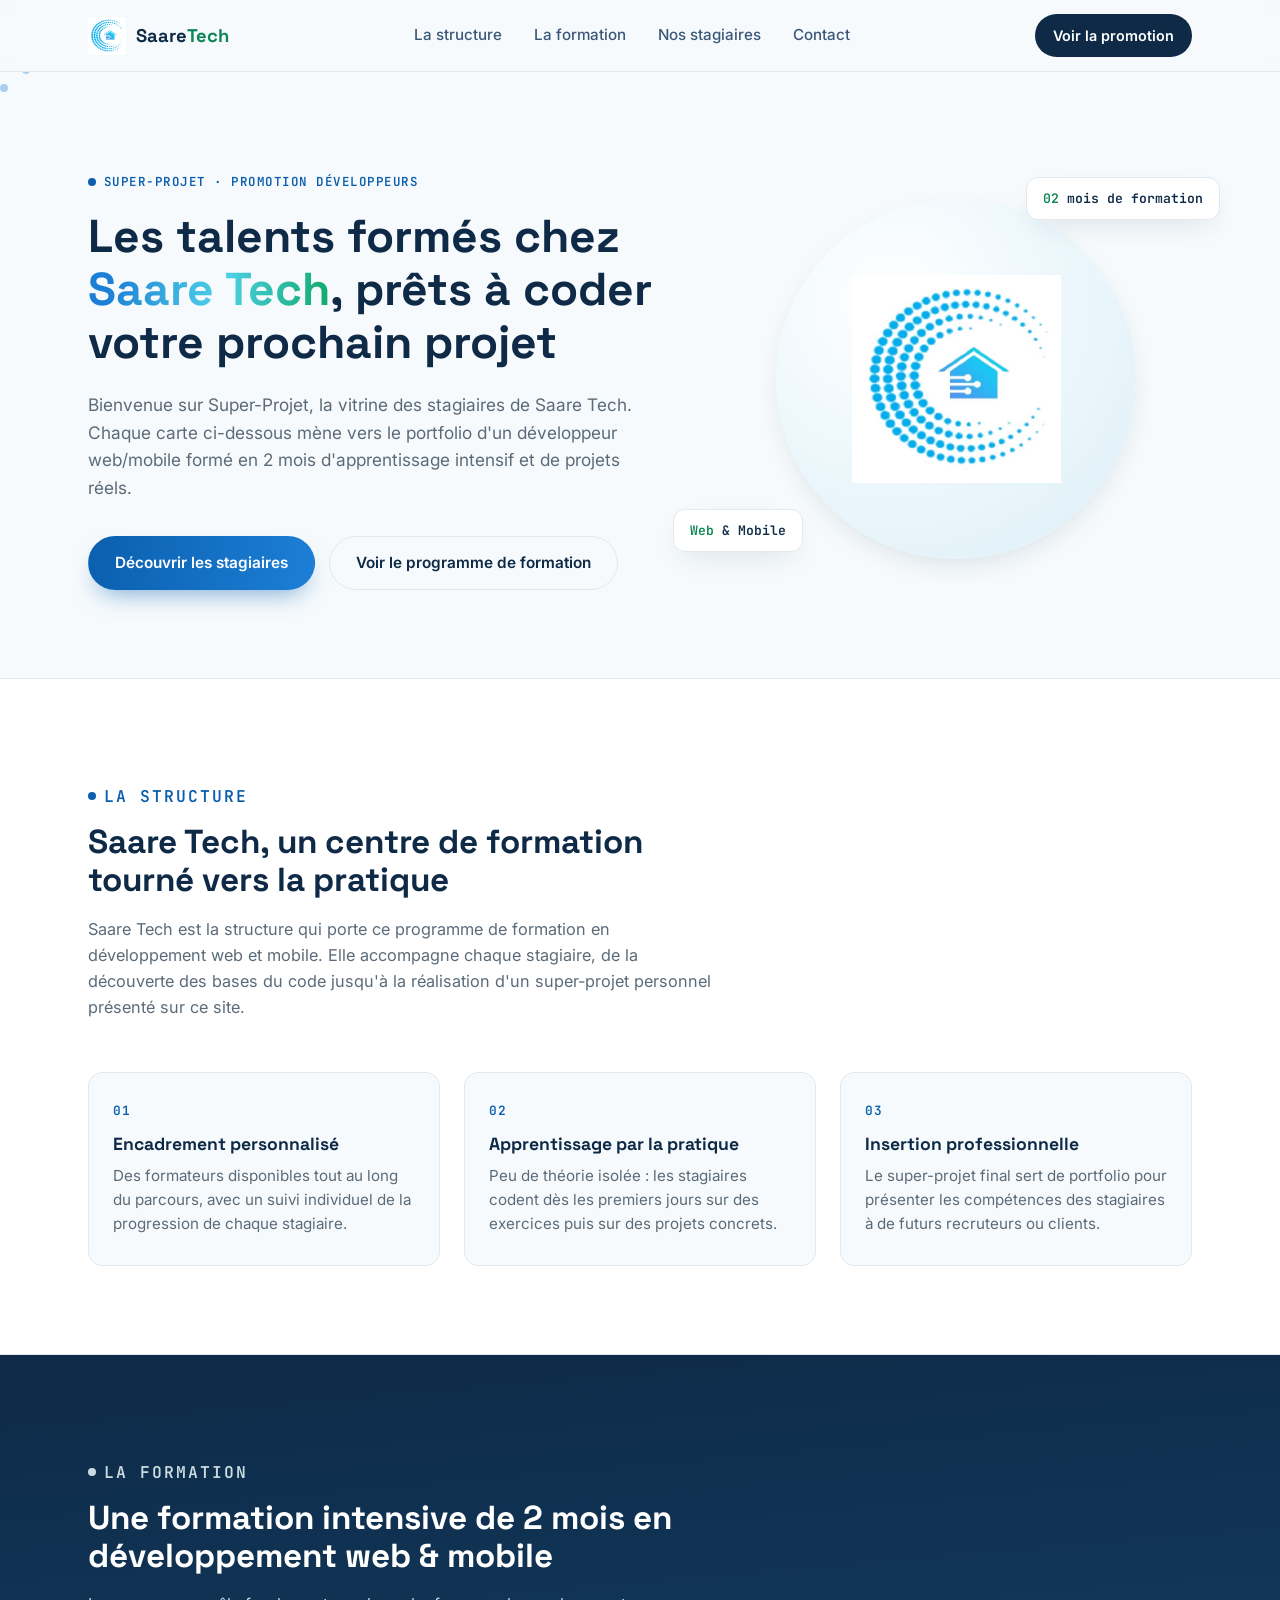
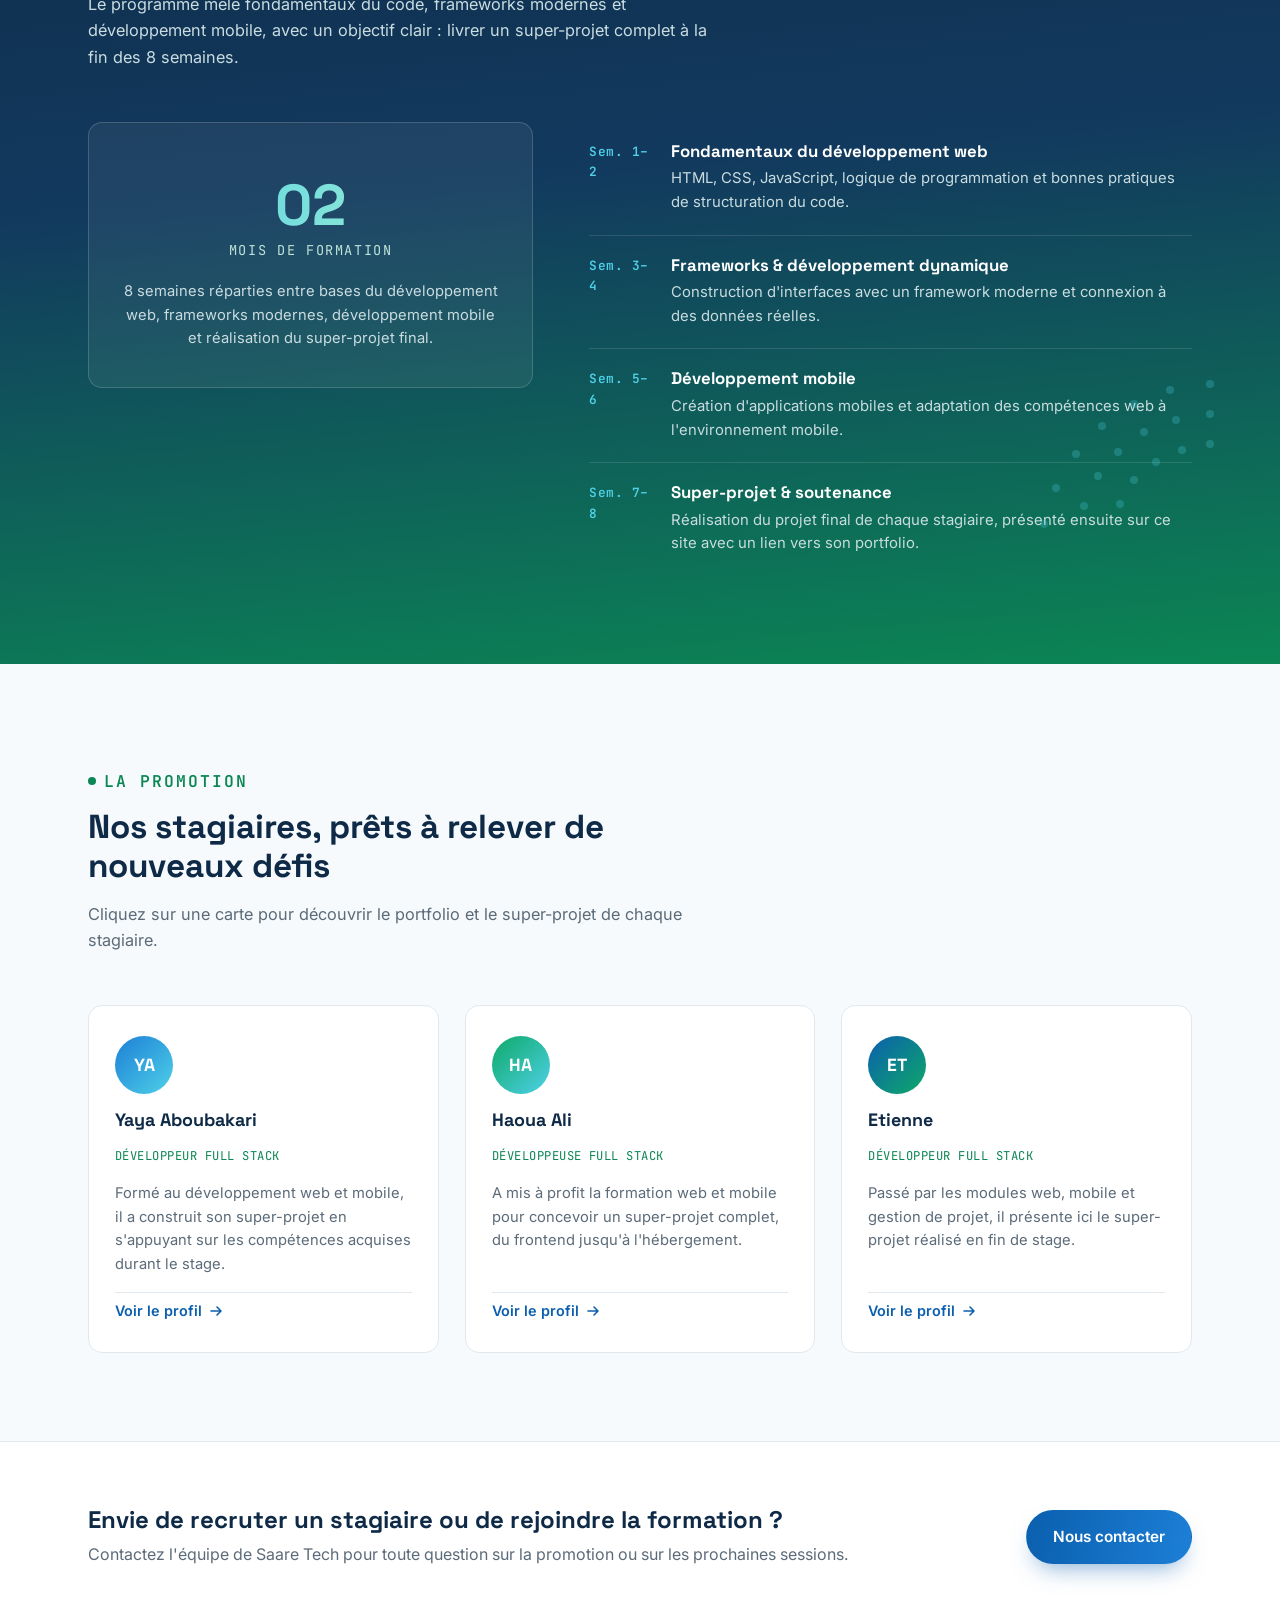
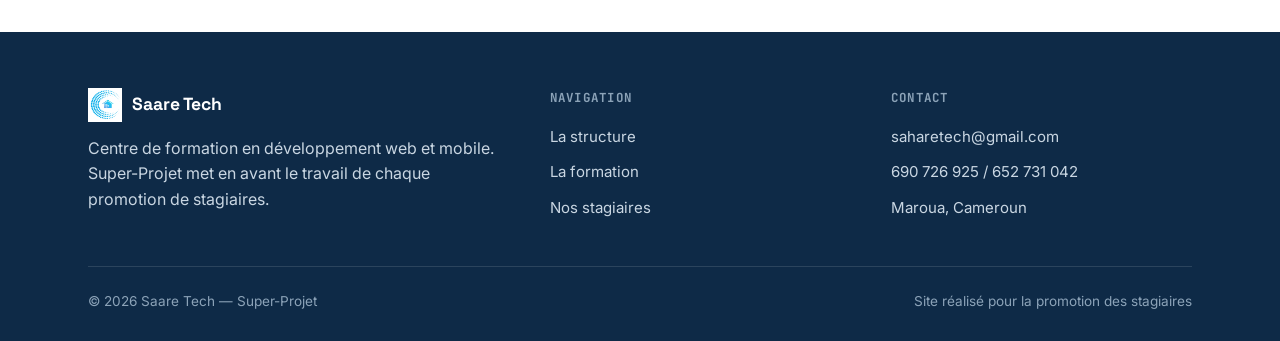
<file: index.html>
<!DOCTYPE html>
<html lang="fr">

  <head>
    <meta charset="UTF-8">
    <meta name="viewport" content="width=device-width, initial-scale=1.0">
    <title>Super-Projet — Promotion Développeurs | Saare Tech</title>
    <meta name="description"
      content="Découvrez les stagiaires de la formation en développement web et mobile de Saare Tech et accédez à leurs portfolios.">
    <link rel="stylesheet" href="/css/index.css">
    <link rel="preconnect" href="https://fonts.googleapis.com">
    <link rel="preconnect" href="https://fonts.gstatic.com" crossorigin>
    <link
      href="https://fonts.googleapis.com/css2?family=Space+Grotesk:wght@500;600;700&family=Inter:wght@400;500;600&family=JetBrains+Mono:wght@500;600&display=swap"
      rel="stylesheet">

  </head>

  <body>

    <header>
      <nav class="nav">
        <a href="#top" class="brand">
          <img src="/assets/logo.jpg" alt="Logo Saare Tech">
          <span>Saare<em>Tech</em></span>
        </a>
        <ul class="nav-links" id="navLinks">
          <li><a href="#structure">La structure</a></li>
          <li><a href="#formation">La formation</a></li>
          <li><a href="#stagiaires">Nos stagiaires</a></li>
          <li><a href="#contact">Contact</a></li>
        </ul>
        <a href="#stagiaires" class="nav-cta">Voir la promotion</a>
        <button class="nav-toggle" id="navToggle" aria-label="Ouvrir le menu" aria-expanded="false">
          <svg width="20" height="20" viewBox="0 0 20 20" fill="none">
            <path d="M3 5H17M3 10H17M3 15H17" stroke="#0E2A47" stroke-width="1.6" stroke-linecap="round" />
          </svg>
        </button>
      </nav>
    </header>

    <main id="top">

      <!-- ================= HERO ================= -->
      <section class="hero">
        <svg class="dot-arc" width="480" height="480" viewBox="0 0 480 480"
          style="top:-140px; left:-160px; opacity:0.35;">
          <g fill="#1C7FD6">
            <!-- generated dotted arc echoing the brand mark -->
            <circle cx="240" cy="60" r="4" />
            <circle cx="200" cy="66" r="4" />
            <circle cx="162" cy="80" r="4" />
            <circle cx="128" cy="102" r="4" />
            <circle cx="98" cy="130" r="4" />
            <circle cx="74" cy="164" r="4" />
            <circle cx="58" cy="200" r="4" />
            <circle cx="50" cy="240" r="4" />
            <circle cx="240" cy="90" r="4" />
            <circle cx="205" cy="96" r="4" />
            <circle cx="172" cy="108" r="4" />
            <circle cx="144" cy="128" r="4" />
            <circle cx="120" cy="152" r="4" />
            <circle cx="102" cy="182" r="4" />
            <circle cx="90" cy="214" r="4" />
            <circle cx="84" cy="248" r="4" />
            <circle cx="240" cy="120" r="4" />
            <circle cx="212" cy="126" r="4" />
            <circle cx="186" cy="138" r="4" />
            <circle cx="164" cy="156" r="4" />
            <circle cx="146" cy="178" r="4" />
            <circle cx="134" cy="204" r="4" />
            <circle cx="128" cy="232" r="4" />
          </g>
        </svg>
        <div class="wrap">
          <div class="hero-copy">
            <p class="eyebrow">Super-projet · Promotion développeurs</p>
            <h1>Les talents formés chez <span class="accent">Saare Tech</span>, prêts à coder votre prochain
              projet</h1>
            <p class="lead">Bienvenue sur Super-Projet, la vitrine des stagiaires de Saare Tech. Chaque
              carte ci-dessous mène vers le portfolio d'un développeur web/mobile formé en 2 mois
              d'apprentissage intensif et de projets réels.</p>
            <div class="hero-actions">
              <a href="#stagiaires" class="btn btn-primary">Découvrir les stagiaires</a>
              <a href="#formation" class="btn btn-ghost">Voir le programme de formation</a>
            </div>
          </div>
          <div class="hero-visual">
            <div class="ring-plate">
              <img src="/assets/logo.jpg" alt="Illustration Saare Tech">
            </div>
            <div class="stat-chip c1"><span>02</span> mois de formation</div>
            <div class="stat-chip c2"><span>Web</span> &amp; Mobile</div>
          </div>
        </div>
      </section>

      <!-- ================= STRUCTURE ================= -->
      <section id="structure">
        <div class="wrap">
          <div class="section-head">
            <p class="eyebrow">La structure</p>
            <h2>Saare Tech, un centre de formation tourné vers la pratique</h2>
            <p>Saare Tech est la structure qui porte ce programme de formation en développement web et
              mobile. Elle accompagne chaque stagiaire, de la découverte des bases du code jusqu'à la
              réalisation d'un super-projet personnel présenté sur ce site.</p>
          </div>
          <div class="structure-grid">
            <div class="value-card">
              <p class="num">01</p>
              <h3>Encadrement personnalisé</h3>
              <p>Des formateurs disponibles tout au long du parcours, avec un suivi individuel de la
                progression de chaque stagiaire.</p>
            </div>
            <div class="value-card">
              <p class="num">02</p>
              <h3>Apprentissage par la pratique</h3>
              <p>Peu de théorie isolée : les stagiaires codent dès les premiers jours sur des exercices
                puis sur des projets concrets.</p>
            </div>
            <div class="value-card">
              <p class="num">03</p>
              <h3>Insertion professionnelle</h3>
              <p>Le super-projet final sert de portfolio pour présenter les compétences des stagiaires à
                de futurs recruteurs ou clients.</p>
            </div>
          </div>
        </div>
      </section>

      <!-- ================= FORMATION ================= -->
      <section id="formation">
        <svg class="dot-arc" width="420" height="420" viewBox="0 0 420 420"
          style="bottom:-120px; right:-140px; opacity:0.25;">
          <g fill="#4FD1E8">
            <circle cx="210" cy="20" r="4" />
            <circle cx="170" cy="26" r="4" />
            <circle cx="134" cy="40" r="4" />
            <circle cx="102" cy="62" r="4" />
            <circle cx="76" cy="90" r="4" />
            <circle cx="56" cy="124" r="4" />
            <circle cx="44" cy="160" r="4" />
            <circle cx="210" cy="50" r="4" />
            <circle cx="176" cy="56" r="4" />
            <circle cx="144" cy="68" r="4" />
            <circle cx="118" cy="88" r="4" />
            <circle cx="98" cy="112" r="4" />
            <circle cx="84" cy="142" r="4" />
            <circle cx="210" cy="80" r="4" />
            <circle cx="182" cy="86" r="4" />
            <circle cx="156" cy="98" r="4" />
            <circle cx="134" cy="116" r="4" />
            <circle cx="120" cy="140" r="4" />
          </g>
        </svg>
        <div class="wrap">
          <div class="section-head">
            <p class="eyebrow">La formation</p>
            <h2>Une formation intensive de 2 mois en développement web &amp; mobile</h2>
            <p>Le programme mêle fondamentaux du code, frameworks modernes et développement mobile, avec un
              objectif clair : livrer un super-projet complet à la fin des 8 semaines.</p>
          </div>
          <div class="formation-layout">
            <div class="duration-badge">
              <p class="num">02</p>
              <p class="unit">Mois de formation</p>
              <p>8 semaines réparties entre bases du développement web, frameworks modernes, développement
                mobile et réalisation du super-projet final.</p>
            </div>
            <div class="timeline">
              <div class="timeline-item">
                <p class="week">Sem. 1–2</p>
                <div>
                  <h3>Fondamentaux du développement web</h3>
                  <p>HTML, CSS, JavaScript, logique de programmation et bonnes pratiques de
                    structuration du code.</p>
                </div>
              </div>
              <div class="timeline-item">
                <p class="week">Sem. 3–4</p>
                <div>
                  <h3>Frameworks &amp; développement dynamique</h3>
                  <p>Construction d'interfaces avec un framework moderne et connexion à des données
                    réelles.</p>
                </div>
              </div>
              <div class="timeline-item">
                <p class="week">Sem. 5–6</p>
                <div>
                  <h3>Développement mobile</h3>
                  <p>Création d'applications mobiles et adaptation des compétences web à
                    l'environnement mobile.</p>
                </div>
              </div>
              <div class="timeline-item">
                <p class="week">Sem. 7–8</p>
                <div>
                  <h3>Super-projet &amp; soutenance</h3>
                  <p>Réalisation du projet final de chaque stagiaire, présenté ensuite sur ce site
                    avec un lien vers son portfolio.</p>
                </div>
              </div>
            </div>
          </div>
        </div>
      </section>

      <!-- ================= STAGIAIRES ================= -->
      <section id="stagiaires">
        <div class="wrap">
          <div class="section-head">
            <p class="eyebrow">La promotion</p>
            <h2>Nos stagiaires, prêts à relever de nouveaux défis</h2>
            <p>Cliquez sur une carte pour découvrir le portfolio et le super-projet de chaque stagiaire.</p>
          </div>
          <div class="cards-grid">

            <a href="/yaya/index.html" class="stagiaire-card">
              <div class="avatar" style="background:linear-gradient(135deg,#1C7FD6,#4FD1E8);">YA</div>
              <h3>Yaya Aboubakari</h3>
              <p class="role">Développeur Full Stack</p>
              <p class="bio">Formé au développement web et mobile, il a construit son super-projet en
                s'appuyant sur les compétences acquises durant le stage.</p>
              <span class="profile-link">Voir le profil
                <svg width="16" height="16" viewBox="0 0 16 16" fill="none">
                  <path d="M3 8H13M13 8L9 4M13 8L9 12" stroke="currentColor" stroke-width="1.6" stroke-linecap="round"
                    stroke-linejoin="round" />
                </svg>
              </span>
            </a>

            <a href="/Haoua/index.html" class="stagiaire-card">
              <div class="avatar" style="background:linear-gradient(135deg,#0EA968,#4FD1E8);">HA</div>
              <h3>Haoua Ali</h3>
              <p class="role">Développeuse Full Stack</p>
              <p class="bio">A mis à profit la formation web et mobile pour concevoir un super-projet
                complet, du frontend jusqu'à l'hébergement.</p>
              <span class="profile-link">Voir le profil
                <svg width="16" height="16" viewBox="0 0 16 16" fill="none">
                  <path d="M3 8H13M13 8L9 4M13 8L9 12" stroke="currentColor" stroke-width="1.6" stroke-linecap="round"
                    stroke-linejoin="round" />
                </svg>
              </span>
            </a>

            <a href="/etn/index.html" class="stagiaire-card">
              <div class="avatar" style="background:linear-gradient(135deg,#0B5FAE,#0EA968);">ET</div>
              <h3>Etienne</h3>
              <p class="role">Développeur Full Stack</p>
              <p class="bio">Passé par les modules web, mobile et gestion de projet, il présente ici le
                super-projet réalisé en fin de stage.</p>
              <span class="profile-link">Voir le profil
                <svg width="16" height="16" viewBox="0 0 16 16" fill="none">
                  <path d="M3 8H13M13 8L9 4M13 8L9 12" stroke="currentColor" stroke-width="1.6" stroke-linecap="round"
                    stroke-linejoin="round" />
                </svg>
              </span>
            </a>

          </div>
        </div>
      </section>

      <!-- ================= CTA BAND ================= -->
      <section class="cta-band" id="contact">
        <div class="wrap">
          <div>
            <h2>Envie de recruter un stagiaire ou de rejoindre la formation ?</h2>
            <p>Contactez l'équipe de Saare Tech pour toute question sur la promotion ou sur les prochaines
              sessions.</p>
          </div>
          <a href="mailto:saharetech@gmail.com" class="btn btn-primary">Nous contacter</a>
        </div>
      </section>

    </main>

    <footer>
      <div class="wrap">
        <div class="footer-grid">
          <div>
            <div class="footer-brand">
              <img src="/assets/logo.jpg" alt="Logo Saare Tech">
              <span>Saare Tech</span>
            </div>
            <p>Centre de formation en développement web et mobile. Super-Projet met en avant le travail de
              chaque promotion de stagiaires.</p>
          </div>
          <div>
            <h4>Navigation</h4>
            <ul>
              <li><a href="#structure">La structure</a></li>
              <li><a href="#formation">La formation</a></li>
              <li><a href="#stagiaires">Nos stagiaires</a></li>
            </ul>
          </div>
          <div>
            <h4>Contact</h4>
            <ul>
              <li><a href="mailto:saharetech@gmail.com">saharetech@gmail.com</a></li>
              <li><a href="tel:+237690726925">690 726 925 / 652 731 042</a></li>
              <li><a href="#">Maroua, Cameroun</a></li>
            </ul>
          </div>
        </div>
        <div class="footer-bottom">
          <span>© 2026 Saare Tech — Super-Projet</span>
          <span>Site réalisé pour la promotion des stagiaires</span>
        </div>
      </div>
    </footer>

    <script src="/js/index.js">
    </script>

  </body>

</html>
</file>
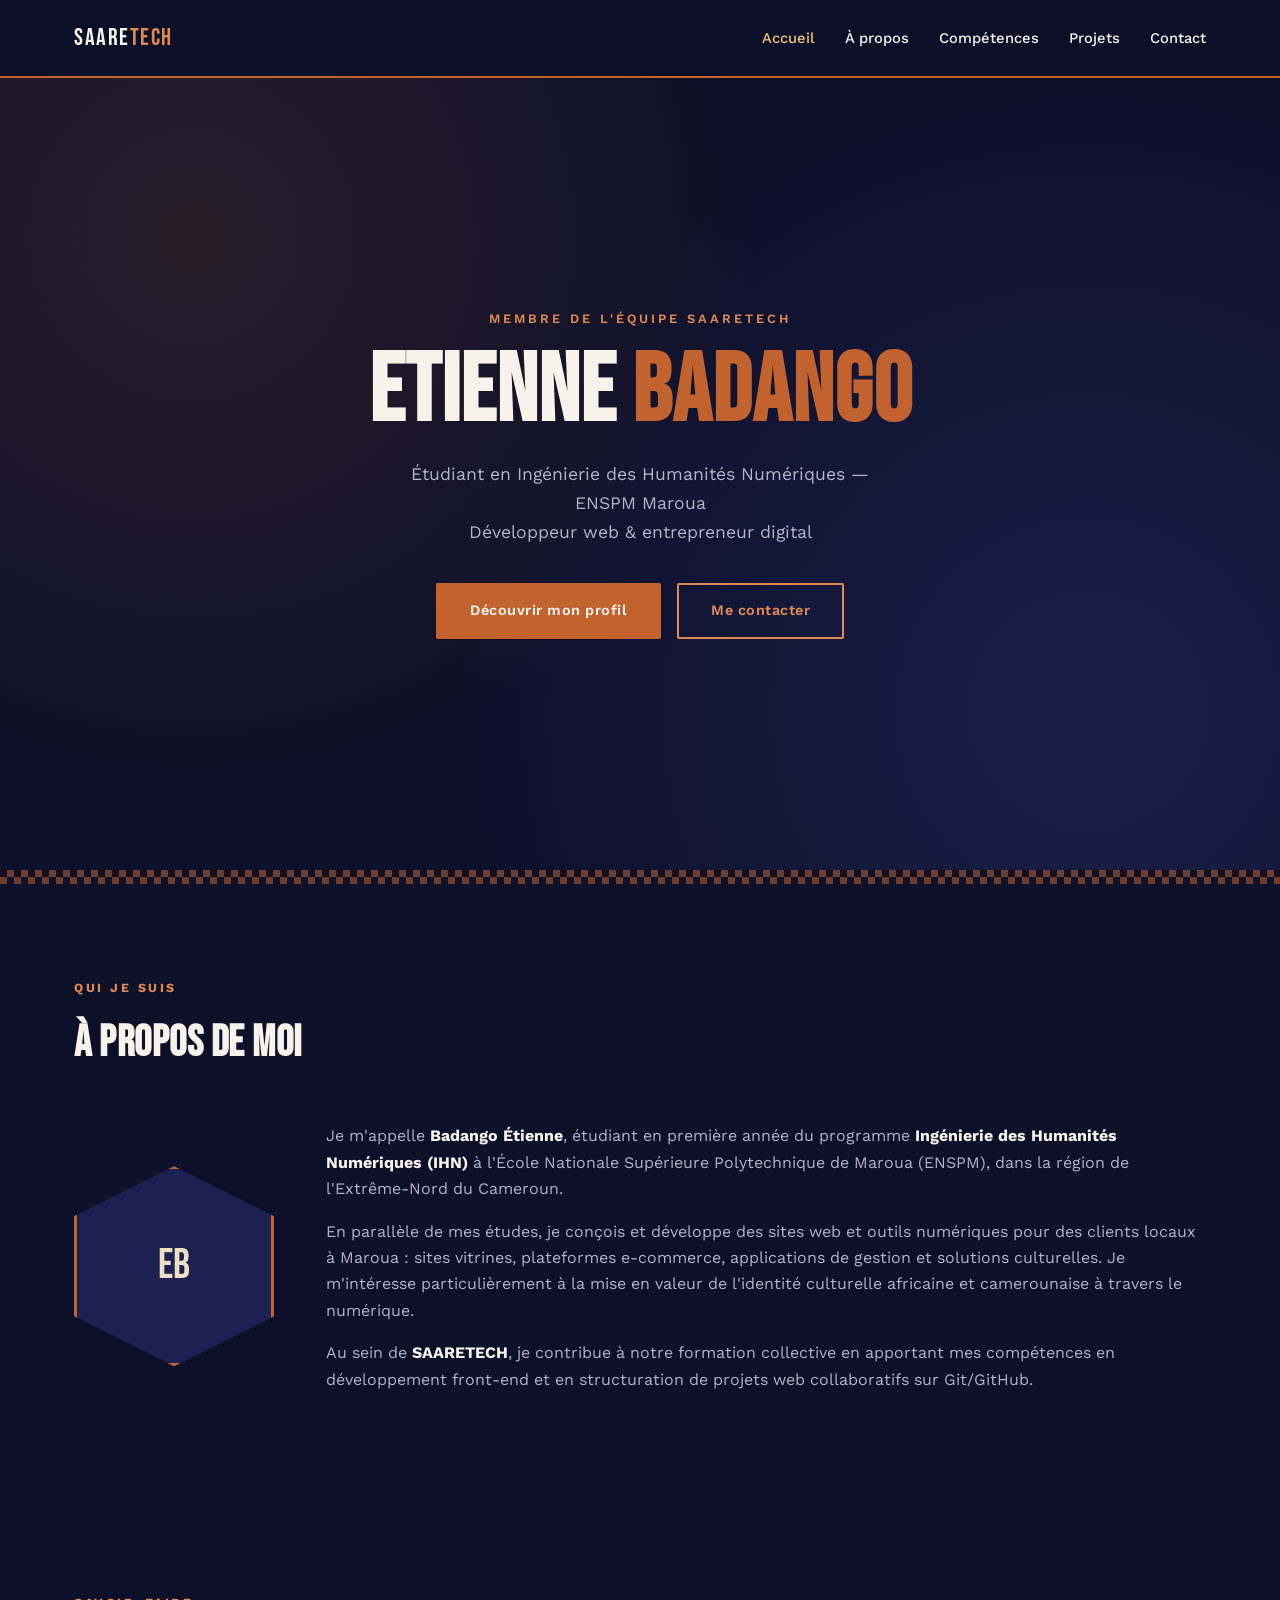
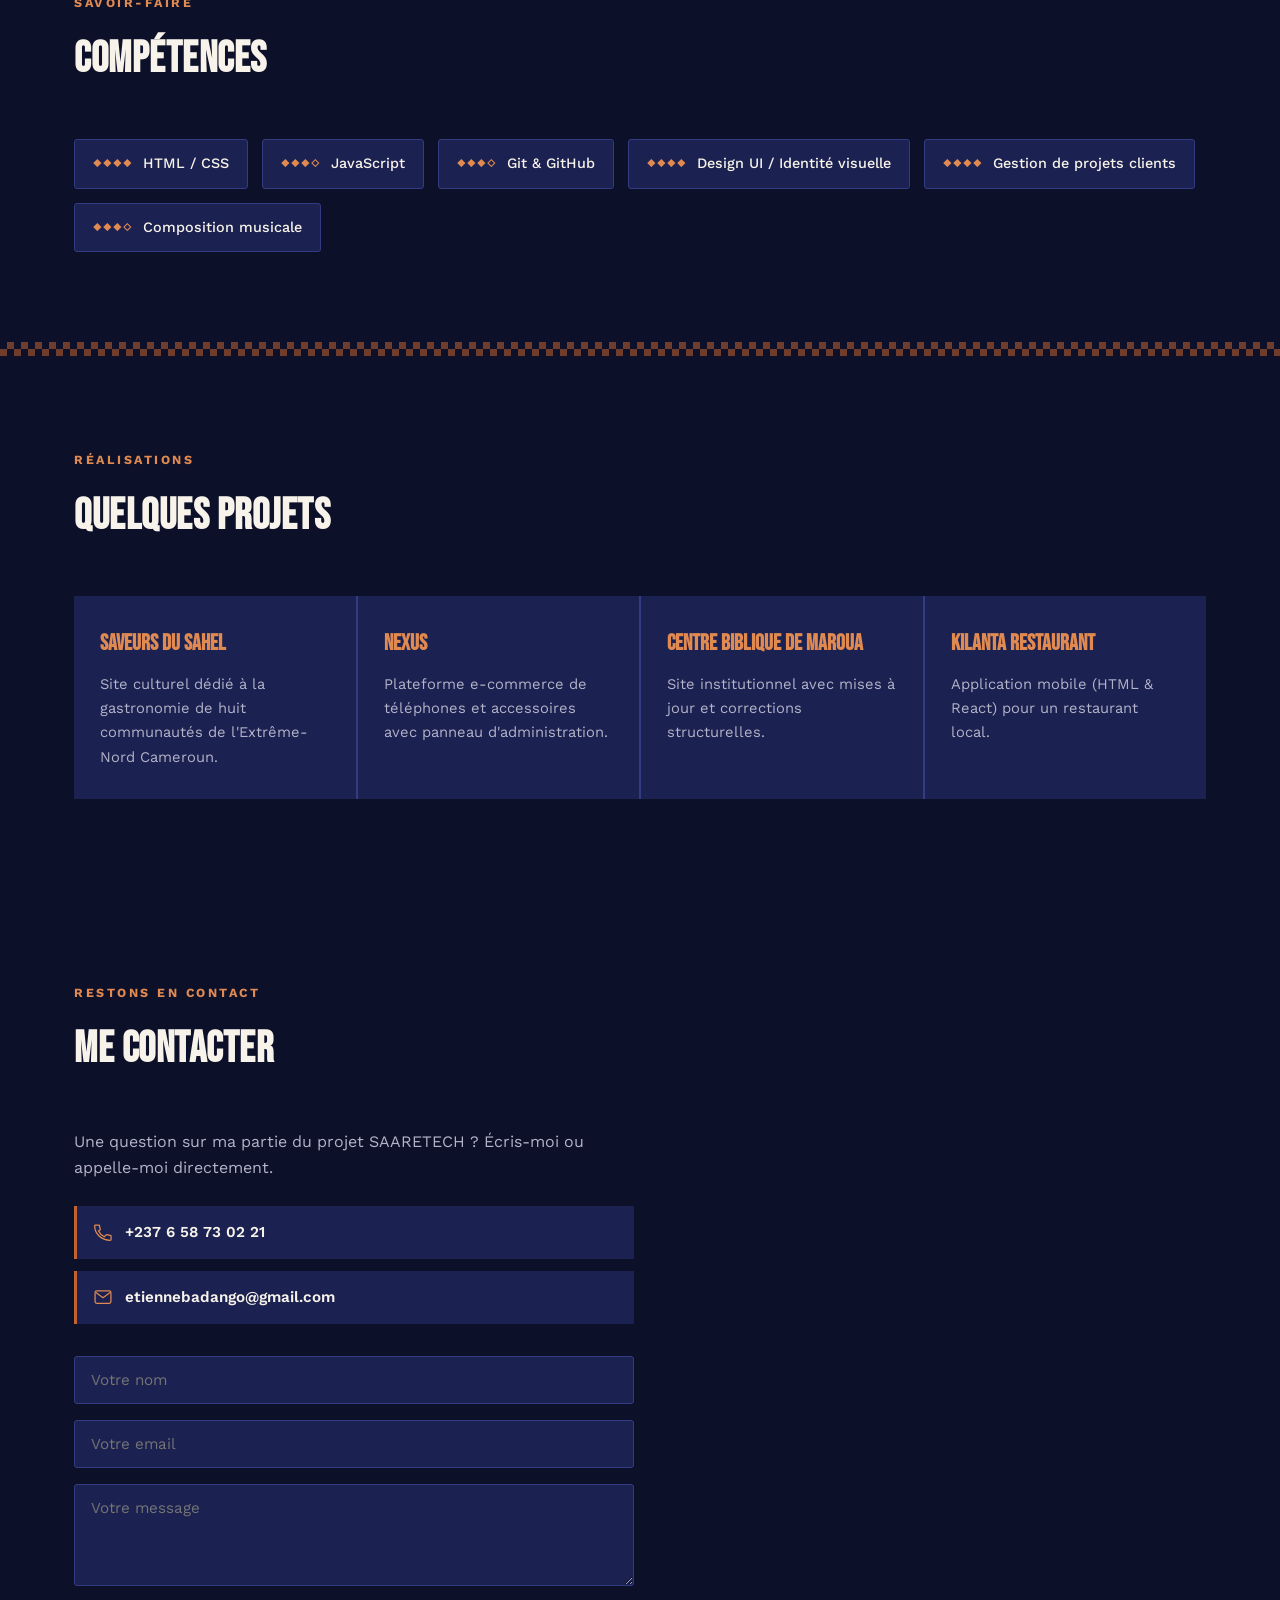
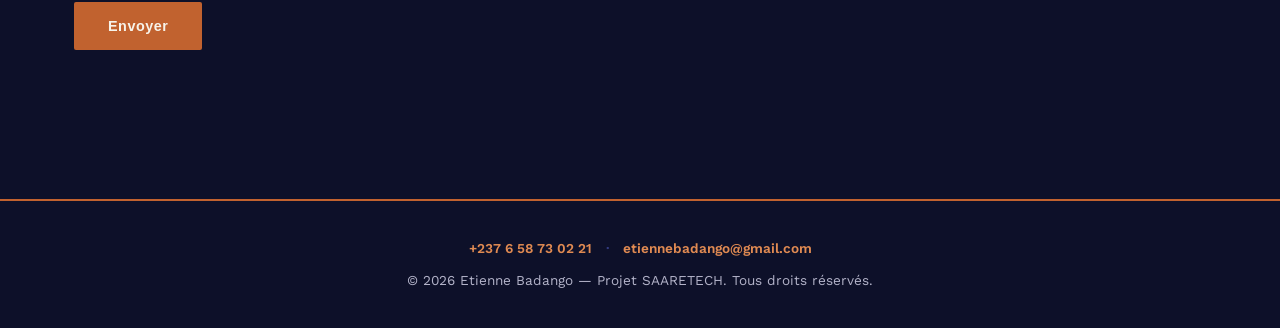
<file: etn/index.html>
<!DOCTYPE html>
<html lang="fr">

  <head>
    <meta charset="UTF-8">
    <meta name="viewport" content="width=device-width, initial-scale=1.0">
    <link rel="stylesheet" href="style.css">
    <title>Etienne Badango | SAARETECH</title>
    <link rel="preconnect" href="https://fonts.googleapis.com">
    <link href="https://fonts.googleapis.com/css2?family=Bebas+Neue&family=Work+Sans:wght@400;500;600;700&display=swap"
      rel="stylesheet">

  </head>

  <body>

    <!-- ===== HEADER ===== -->
    <header class="header">
      <div class="header-container">
        <div class="logo">SAARE<span>TECH</span></div>
        <nav class="nav">
          <ul>
            <li><a href="#accueil">Accueil</a></li>
            <li><a href="#apropos">À propos</a></li>
            <li><a href="#competences">Compétences</a></li>
            <li><a href="#projets">Projets</a></li>
            <li><a href="#contact">Contact</a></li>
          </ul>
        </nav>
      </div>
    </header>

    <!-- ===== HERO / ACCUEIL ===== -->
    <section id="accueil" class="hero">
      <div class="hero-content">
        <p class="hero-tag">Membre de l'équipe SAARETECH</p>
        <h1 class="hero-title">Etienne <span>Badango</span></h1>
        <p class="hero-subtitle">
          Étudiant en Ingénierie des Humanités Numériques &mdash; ENSPM Maroua<br>
          Développeur web &amp; entrepreneur digital
        </p>
        <div class="hero-buttons">
          <a href="#apropos" class="btn btn-primary">Découvrir mon profil</a>
          <a href="#contact" class="btn btn-secondary">Me contacter</a>
        </div>
      </div>
    </section>

    <div class="motif-divider" aria-hidden="true"></div>

    <!-- ===== A PROPOS ===== -->
    <section id="apropos" class="section apropos">
      <div class="section-header">
        <span class="section-eyebrow">Qui je suis</span>
        <h2>À propos de moi</h2>
      </div>
      <div class="apropos-content">
        <div class="apropos-photo">
          <div class="photo-frame">
            <span>EB</span>
          </div>
        </div>
        <div class="apropos-text">
          <p>
            Je m'appelle <strong>Badango Étienne</strong>, étudiant en première année du programme
            <strong>Ingénierie des Humanités Numériques (IHN)</strong> à l'École Nationale Supérieure
            Polytechnique de Maroua (ENSPM), dans la région de l'Extrême-Nord du Cameroun.
          </p>
          <p>
            En parallèle de mes études, je conçois et développe des sites web et outils numériques
            pour des clients locaux à Maroua : sites vitrines, plateformes e-commerce, applications
            de gestion et solutions culturelles. Je m'intéresse particulièrement à la mise en valeur
            de l'identité culturelle africaine et camerounaise à travers le numérique.
          </p>
          <p>
            Au sein de <strong>SAARETECH</strong>, je contribue à notre formation collective en
            apportant mes compétences en développement front-end et en structuration de projets web
            collaboratifs sur Git/GitHub.
          </p>
        </div>
      </div>
    </section>

    <!-- ===== COMPETENCES ===== -->
    <section id="competences" class="section competences">
      <div class="section-header">
        <span class="section-eyebrow">Savoir-faire</span>
        <h2>Compétences</h2>
      </div>
      <div class="skills-grid">
        <div class="skill-chip"><span class="skill-mark">◆◆◆◆</span>HTML / CSS</div>
        <div class="skill-chip"><span class="skill-mark">◆◆◆◇</span>JavaScript</div>
        <div class="skill-chip"><span class="skill-mark">◆◆◆◇</span>Git &amp; GitHub</div>
        <div class="skill-chip"><span class="skill-mark">◆◆◆◆</span>Design UI / Identité visuelle</div>
        <div class="skill-chip"><span class="skill-mark">◆◆◆◆</span>Gestion de projets clients</div>
        <div class="skill-chip"><span class="skill-mark">◆◆◆◇</span>Composition musicale</div>
      </div>
    </section>

    <div class="motif-divider" aria-hidden="true"></div>

    <!-- ===== PROJETS ===== -->
    <section id="projets" class="section projets">
      <div class="section-header">
        <span class="section-eyebrow">Réalisations</span>
        <h2>Quelques projets</h2>
      </div>
      <div class="projets-grid">
        <div class="projet-card">
          <h3>Saveurs du Sahel</h3>
          <p>Site culturel dédié à la gastronomie de huit communautés de l'Extrême-Nord Cameroun.</p>
        </div>
        <div class="projet-card">
          <h3>NEXUS</h3>
          <p>Plateforme e-commerce de téléphones et accessoires avec panneau d'administration.</p>
        </div>
        <div class="projet-card">
          <h3>Centre Biblique de Maroua</h3>
          <p>Site institutionnel avec mises à jour et corrections structurelles.</p>
        </div>
        <div class="projet-card">
          <h3>Kilanta Restaurant</h3>
          <p>Application mobile (HTML &amp; React) pour un restaurant local.</p>
        </div>
      </div>
    </section>

    <!-- ===== CONTACT ===== -->
    <section id="contact" class="section contact">
      <div class="section-header">
        <span class="section-eyebrow">Restons en contact</span>
        <h2>Me contacter</h2>
      </div>
      <div class="contact-content">
        <p>Une question sur ma partie du projet SAARETECH ? Écris-moi ou appelle-moi directement.</p>

        <div class="contact-details">
          <a href="tel:+237658730221" class="contact-item">
            <span class="contact-icon" aria-hidden="true">
              <svg viewBox="0 0 24 24" fill="none" xmlns="http://www.w3.org/2000/svg">
                <path
                  d="M6.6 10.8c1.5 3 3.9 5.3 6.9 6.9l2.3-2.3c.3-.3.7-.4 1-.2 1.2.5 2.5.8 3.9.8.6 0 1 .4 1 1V21c0 .6-.4 1-1 1C9.9 22 2 14.1 2 4.6c0-.6.4-1 1-1h3.9c.6 0 1 .4 1 1 0 1.4.3 2.7.8 3.9.1.4 0 .8-.2 1.1L6.6 10.8Z"
                  stroke="currentColor" stroke-width="1.5" />
              </svg>
            </span>
            <span>+237 6 58 73 02 21</span>
          </a>
          <a href="mailto:etiennebadango@gmail.com" class="contact-item">
            <span class="contact-icon" aria-hidden="true">
              <svg viewBox="0 0 24 24" fill="none" xmlns="http://www.w3.org/2000/svg">
                <rect x="2.5" y="4.5" width="19" height="15" rx="2" stroke="currentColor" stroke-width="1.5" />
                <path d="M3.5 6.5 12 13l8.5-6.5" stroke="currentColor" stroke-width="1.5" />
              </svg>
            </span>
            <span>etiennebadango@gmail.com</span>
          </a>
        </div>

        <form class="contact-form" id="contactForm">
          <input type="text" id="nom" placeholder="Votre nom" required>
          <input type="email" id="email" placeholder="Votre email" required>
          <textarea id="message" rows="4" placeholder="Votre message" required></textarea>
          <button type="submit" class="btn btn-primary">Envoyer</button>
        </form>
        <p id="formFeedback" class="form-feedback"></p>
      </div>
    </section>

    <!-- ===== FOOTER ===== -->
    <footer class="footer">
      <p class="footer-contact">
        <a href="tel:+237658730221">+237 6 58 73 02 21</a>
        <span aria-hidden="true">&middot;</span>
        <a href="mailto:etiennebadango@gmail.com">etiennebadango@gmail.com</a>
      </p>
      <p>&copy; <span id="year"></span> Etienne Badango — Projet SAARETECH. Tous droits réservés.</p>
    </footer>

    <script src="index.js"></script>
  </body>

</html>
</file>
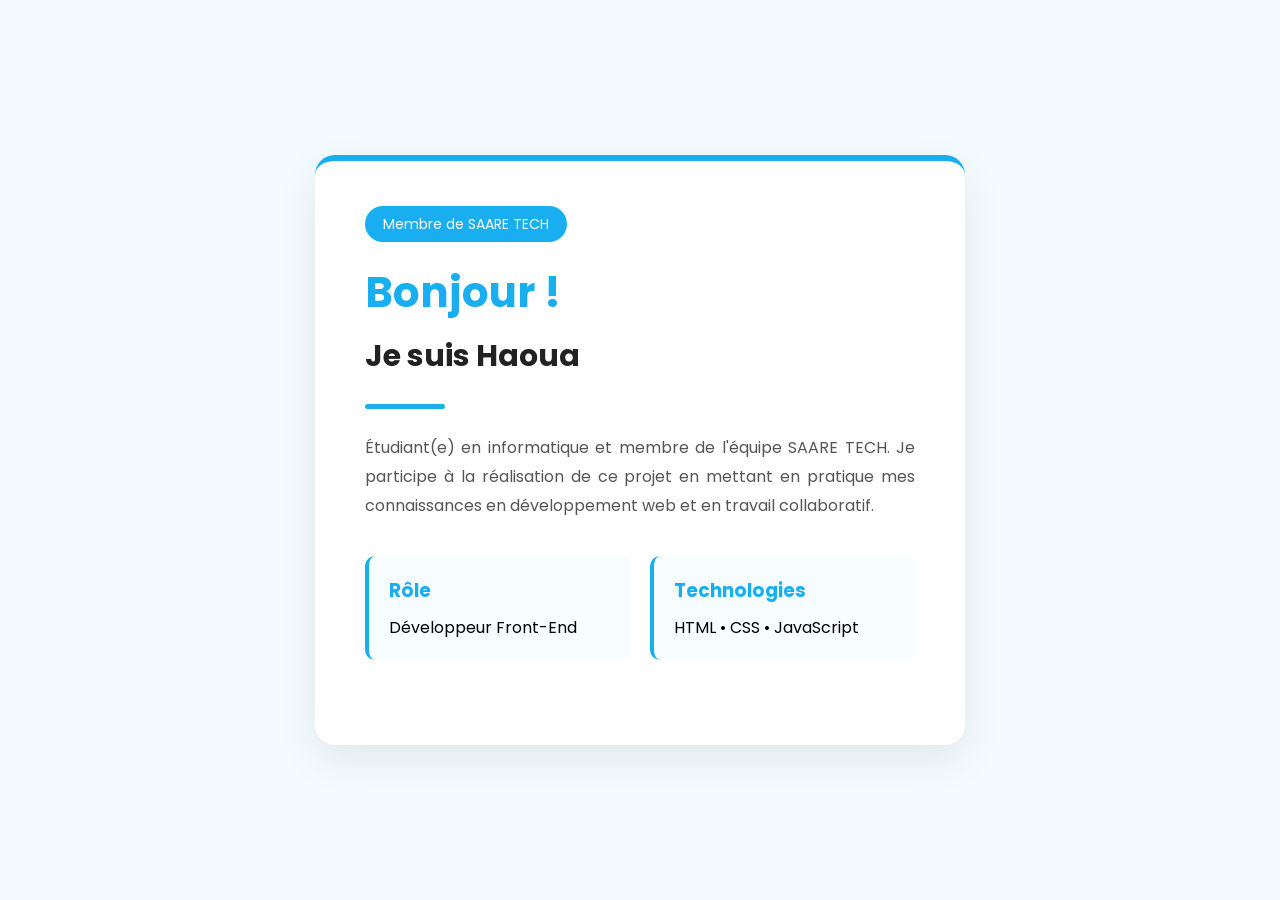
<file: Haoua/index.html>
<!DOCTYPE html>
<html lang="fr">

    <head>
        <meta charset="UTF-8">
        <meta name="viewport" content="width=device-width, initial-scale=1.0">
        <title>Ma Présentation</title>
        <link rel="stylesheet" href="style.css">
    </head>

    <body>

        <section class="presentation">

            <div class="carte">

                <span class="badge">Membre de SAARE TECH</span>

                <h1>Bonjour ! </h1>

                <h2>Je suis Haoua</h2>

                <div class="ligne"></div>

                <p>
                    Étudiant(e) en informatique et membre de l'équipe SAARE TECH.
                    Je participe à la réalisation de ce projet en mettant en pratique
                    mes connaissances en développement web et en travail collaboratif.
                </p>

                <div class="infos">
                    <div>
                        <h3>Rôle</h3>
                        <span>Développeur Front-End</span>
                    </div>

                    <div>
                        <h3>Technologies</h3>
                        <span>HTML • CSS • JavaScript</span>
                    </div>
                </div>

            </div>

        </section>

    </body>

</html>
</file>
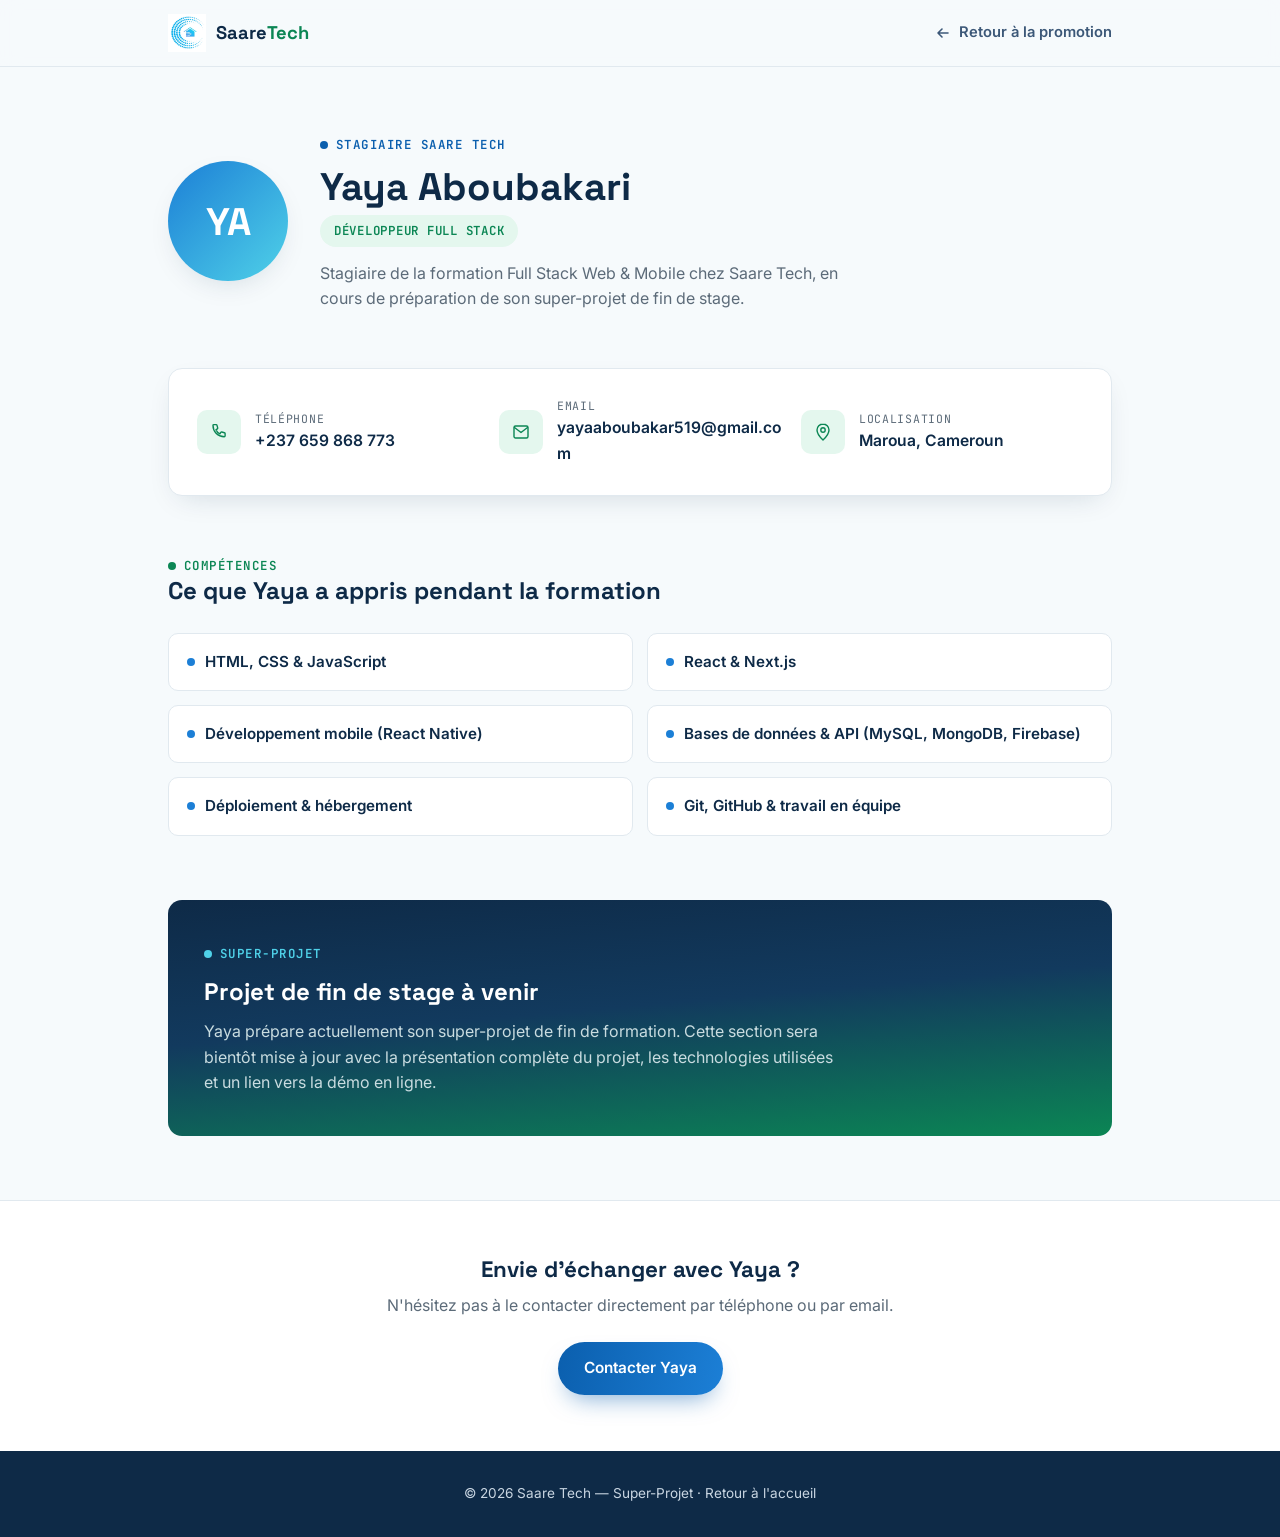
<file: yaya/index.html>
<!DOCTYPE html>
<html lang="fr">

    <head>
        <meta charset="UTF-8">
        <meta name="viewport" content="width=device-width, initial-scale=1.0">
        <title>Yaya Aboubakari — Développeur Full Stack | Saare Tech</title>
        <meta name="description"
            content="Profil de Yaya Aboubakari, stagiaire développeur Full Stack formé chez Saare Tech.">
        <link rel="stylesheet" href="/yaya/index.css">
        <link rel="preconnect" href="https://fonts.googleapis.com">
        <link rel="preconnect" href="https://fonts.gstatic.com" crossorigin>
        <link
            href="https://fonts.googleapis.com/css2?family=Space+Grotesk:wght@500;600;700&family=Inter:wght@400;500;600&family=JetBrains+Mono:wght@500;600&display=swap"
            rel="stylesheet">
        <style>

        </style>
    </head>

    <body>

        <header>
            <nav class="nav">
                <a href="../index.html" class="brand">
                    <img src="/assets/logo.jpg" alt="Logo Saare Tech">
                    <span>Saare<em>Tech</em></span>
                </a>
                <a href="../index.html#stagiaires" class="back-link">
                    <svg width="16" height="16" viewBox="0 0 16 16" fill="none">
                        <path d="M13 8H3M3 8L7 4M3 8L7 12" stroke="currentColor" stroke-width="1.6"
                            stroke-linecap="round" stroke-linejoin="round" />
                    </svg>
                    Retour à la promotion
                </a>
            </nav>
        </header>

        <main>

            <section class="profile-hero">
                <div class="wrap">
                    <div class="hero-inner">
                        <div class="avatar-lg">YA</div>
                        <div>
                            <p class="eyebrow" style="color:var(--blue-deep);">Stagiaire Saare Tech</p>
                            <h1>Yaya Aboubakari</h1>
                            <span class="role-tag">Développeur Full Stack</span>
                            <p class="lead">Stagiaire de la formation Full Stack Web &amp; Mobile chez Saare Tech, en
                                cours de préparation de son super-projet de fin de stage.</p>
                        </div>
                    </div>
                </div>
            </section>

            <div class="wrap">
                <div class="contact-card">
                    <div class="contact-item">
                        <div class="contact-icon">
                            <svg width="20" height="20" viewBox="0 0 20 20" fill="none">
                                <path
                                    d="M4 3.5C4 3 4.4 2.6 4.9 2.6H7.1C7.5 2.6 7.9 2.9 8 3.3L8.7 5.9C8.8 6.3 8.6 6.7 8.3 6.9L6.9 7.8C7.7 9.6 9.1 11 10.9 11.8L11.8 10.4C12 10.1 12.4 9.9 12.8 10L15.4 10.7C15.8 10.8 16.1 11.2 16.1 11.6V13.8C16.1 14.3 15.7 14.7 15.2 14.7C9 14.7 4 9.7 4 3.5Z"
                                    stroke="#0B8654" stroke-width="1.4" stroke-linejoin="round" />
                            </svg>
                        </div>
                        <div>
                            <p class="label">Téléphone</p>
                            <a class="value" href="tel:+237659868773">+237 659 868 773</a>
                        </div>
                    </div>
                    <div class="contact-item">
                        <div class="contact-icon">
                            <svg width="20" height="20" viewBox="0 0 20 20" fill="none">
                                <path
                                    d="M3 5.5C3 4.7 3.7 4 4.5 4H15.5C16.3 4 17 4.7 17 5.5V14.5C17 15.3 16.3 16 15.5 16H4.5C3.7 16 3 15.3 3 14.5V5.5Z"
                                    stroke="#0B8654" stroke-width="1.4" />
                                <path d="M3.5 5.5L10 10.5L16.5 5.5" stroke="#0B8654" stroke-width="1.4"
                                    stroke-linecap="round" stroke-linejoin="round" />
                            </svg>
                        </div>
                        <div>
                            <p class="label">Email</p>
                            <a class="value" href="mailto:yayaaboubakar519@gmail.com">yayaaboubakar519@gmail.com</a>
                        </div>
                    </div>
                    <div class="contact-item">
                        <div class="contact-icon">
                            <svg width="20" height="20" viewBox="0 0 20 20" fill="none">
                                <path
                                    d="M10 2C6.7 2 4 4.7 4 8C4 12.5 10 18 10 18C10 18 16 12.5 16 8C16 4.7 13.3 2 10 2Z"
                                    stroke="#0B8654" stroke-width="1.4" stroke-linejoin="round" />
                                <circle cx="10" cy="8" r="2.2" stroke="#0B8654" stroke-width="1.4" />
                            </svg>
                        </div>
                        <div>
                            <p class="label">Localisation</p>
                            <span class="value">Maroua, Cameroun</span>
                        </div>
                    </div>
                </div>
            </div>

            <section>
                <div class="wrap">
                    <div class="section-head">
                        <p class="eyebrow" style="color:var(--green-deep);">Compétences</p>
                        <h2>Ce que Yaya a appris pendant la formation</h2>
                    </div>
                    <div class="skills-grid">
                        <div class="skill-pill">HTML, CSS &amp; JavaScript</div>
                        <div class="skill-pill">React &amp; Next.js</div>
                        <div class="skill-pill">Développement mobile (React Native)</div>
                        <div class="skill-pill">Bases de données &amp; API (MySQL, MongoDB, Firebase)</div>
                        <div class="skill-pill">Déploiement &amp; hébergement</div>
                        <div class="skill-pill">Git, GitHub &amp; travail en équipe</div>
                    </div>
                </div>
            </section>

            <section>
                <div class="wrap">
                    <div class="project-card">
                        <p class="eyebrow">Super-projet</p>
                        <h2>Projet de fin de stage à venir</h2>
                        <p>Yaya prépare actuellement son super-projet de fin de formation. Cette section sera bientôt
                            mise à jour avec la présentation complète du projet, les technologies utilisées et un lien
                            vers la démo en ligne.</p>
                    </div>
                </div>
            </section>

            <section class="cta-band">
                <div class="wrap">
                    <h2>Envie d'échanger avec Yaya ?</h2>
                    <p>N'hésitez pas à le contacter directement par téléphone ou par email.</p>
                    <a href="mailto:yayaaboubakar519@gmail.com" class="btn btn-primary">Contacter Yaya</a>
                </div>
            </section>

        </main>

        <footer>
            <div class="wrap">
                <p>© 2026 Saare Tech — Super-Projet · <a href="../index.html">Retour à l'accueil</a></p>
            </div>
        </footer>

    </body>

</html>
</file>
<file: css/index.css>
:root{
    --navy:#0E2A47;
    --navy-soft:#3C5878;
    --blue:#1C7FD6;
    --blue-deep:#0B5FAE;
    --cyan:#4FD1E8;
    --green:#0EA968;
    --green-deep:#0B8654;
    --green-soft:#E4F7EE;
    --bg:#F6FAFC;
    --surface:#FFFFFF;
    --text:#17222E;
    --muted:#5C6B79;
    --border:#E1E9EF;
    --font-display:'Space Grotesk', sans-serif;
    --font-body:'Inter', sans-serif;
    --font-mono:'JetBrains Mono', monospace;
    --radius:14px;
    --shadow:0 10px 30px -12px rgba(14,42,71,0.18);
  }

  *{margin:0;padding:0;box-sizing:border-box;}
  html{scroll-behavior:smooth;}
  body{
    font-family:var(--font-body);
    color:var(--text);
    background:var(--bg);
    line-height:1.6;
    -webkit-font-smoothing:antialiased;
  }
  img{max-width:100%;display:block;}
  a{color:inherit;text-decoration:none;}
  ul{list-style:none;}

  .wrap{
    max-width:1160px;
    margin:0 auto;
    padding:0 28px;
  }

  .eyebrow{
    font-family:var(--font-mono);
    font-size:0.78rem;
    font-weight:600;
    letter-spacing:0.12em;
    text-transform:uppercase;
    display:inline-flex;
    align-items:center;
    gap:8px;
  }
  .eyebrow::before{
    content:"";
    width:8px;height:8px;border-radius:50%;
    background:currentColor;
    display:inline-block;
  }

  h1,h2,h3{
    font-family:var(--font-display);
    color:var(--navy);
    line-height:1.15;
  }

  /* ---------- Dot-arc signature element ---------- */
  .dot-arc{
    position:absolute;
    pointer-events:none;
    z-index:0;
  }

  /* ---------- Header ---------- */
  header{
    position:sticky;
    top:0;
    z-index:100;
    background:rgba(246,250,252,0.86);
    backdrop-filter:blur(10px);
    border-bottom:1px solid var(--border);
  }
  .nav{
    display:flex;
    align-items:center;
    justify-content:space-between;
    padding:14px 28px;
    max-width:1160px;
    margin:0 auto;
  }
  .brand{
    display:flex;
    align-items:center;
    gap:10px;
    font-family:var(--font-display);
    font-weight:700;
    font-size:1.15rem;
    color:var(--navy);
  }
  .brand img{width:38px;height:38px;}
  .brand span em{
    font-style:normal;
    color:var(--green-deep);
  }
  .nav-links{
    display:flex;
    gap:32px;
    font-size:0.95rem;
    font-weight:500;
  }
  .nav-links a{
    color:var(--navy-soft);
    transition:color .2s ease;
  }
  .nav-links a:hover, .nav-links a:focus-visible{color:var(--blue-deep);}
  .nav-cta{
    display:inline-flex;
    align-items:center;
    gap:8px;
    background:var(--navy);
    color:#fff;
    font-weight:600;
    font-size:0.9rem;
    padding:10px 18px;
    border-radius:100px;
    transition:background .2s ease, transform .2s ease;
  }
  .nav-cta:hover, .nav-cta:focus-visible{background:var(--blue-deep);transform:translateY(-1px);}
  .nav-toggle{display:none;}

  /* ---------- Hero ---------- */
  .hero{
    position:relative;
    overflow:hidden;
    padding:96px 0 88px;
  }
  .hero .wrap{
    display:grid;
    grid-template-columns:1.1fr 0.9fr;
    gap:56px;
    align-items:center;
    position:relative;
    z-index:2;
  }
  .hero .eyebrow{color:var(--blue-deep);margin-bottom:18px;}
  .hero h1{
    font-size:clamp(2.1rem, 3.6vw, 3.1rem);
    font-weight:700;
    margin-bottom:22px;
  }
  .hero h1 .accent{
    background:linear-gradient(100deg, var(--blue) 10%, var(--cyan) 55%, var(--green) 100%);
    -webkit-background-clip:text;
    background-clip:text;
    color:transparent;
  }
  .hero p.lead{
    color:var(--muted);
    font-size:1.08rem;
    max-width:52ch;
    margin-bottom:34px;
  }
  .hero-actions{display:flex;flex-wrap:wrap;gap:14px;}
  .btn{
    display:inline-flex;
    align-items:center;
    gap:8px;
    padding:14px 26px;
    border-radius:100px;
    font-weight:600;
    font-size:0.96rem;
    transition:transform .2s ease, box-shadow .2s ease, background .2s ease;
    border:1.5px solid transparent;
  }
  .btn-primary{
    background:linear-gradient(100deg, var(--blue-deep), var(--blue));
    color:#fff;
    box-shadow:0 12px 24px -10px rgba(11,95,174,0.55);
  }
  .btn-primary:hover, .btn-primary:focus-visible{transform:translateY(-2px);box-shadow:0 16px 28px -10px rgba(11,95,174,0.6);}
  .btn-ghost{
    background:transparent;
    color:var(--navy);
    border-color:var(--border);
  }
  .btn-ghost:hover, .btn-ghost:focus-visible{border-color:var(--green);color:var(--green-deep);}

  .hero-visual{
    position:relative;
    display:flex;
    align-items:center;
    justify-content:center;
    z-index:1;
  }
  .hero-visual .ring-plate{
    position:relative;
    width:100%;
    max-width:360px;
    aspect-ratio:1/1;
    border-radius:50%;
    background:radial-gradient(circle at 32% 28%, #ffffff 0%, #EAF6FB 55%, #DDEFF7 100%);
    box-shadow:var(--shadow);
    display:flex;
    align-items:center;
    justify-content:center;
  }
  .hero-visual img{
    width:58%;
  }
  .stat-chip{
    position:absolute;
    background:#fff;
    border:1px solid var(--border);
    border-radius:12px;
    padding:10px 16px;
    box-shadow:var(--shadow);
    font-family:var(--font-mono);
    font-size:0.82rem;
    font-weight:600;
    color:var(--navy);
    display:flex;
    align-items:center;
    gap:8px;
  }
  .stat-chip span{color:var(--green-deep);}
  .stat-chip.c1{top:-6%;right:-6%;}
  .stat-chip.c2{bottom:2%;left:-10%;}

  /* ---------- Section shell ---------- */
  section{position:relative;padding:88px 0;}
  .section-head{
    max-width:640px;
    margin-bottom:52px;
  }
  .section-head h2{
    font-size:clamp(1.7rem, 2.6vw, 2.2rem);
    margin-top:14px;
  }
  .section-head p{
    color:var(--muted);
    margin-top:16px;
    font-size:1.02rem;
  }

  /* ---------- Structure section ---------- */
  #structure{background:var(--surface);border-top:1px solid var(--border);border-bottom:1px solid var(--border);}
  #structure .eyebrow{color:var(--blue-deep);}
  .structure-grid{
    display:grid;
    grid-template-columns:1fr 1fr 1fr;
    gap:24px;
  }
  .value-card{
    background:var(--bg);
    border:1px solid var(--border);
    border-radius:var(--radius);
    padding:28px 24px;
    transition:transform .2s ease, box-shadow .2s ease;
  }
  .value-card:hover{transform:translateY(-4px);box-shadow:var(--shadow);}
  .value-card .num{
    font-family:var(--font-mono);
    font-size:0.8rem;
    color:var(--blue-deep);
    font-weight:600;
    letter-spacing:0.06em;
  }
  .value-card h3{
    font-size:1.1rem;
    margin:12px 0 10px;
  }
  .value-card p{color:var(--muted);font-size:0.95rem;}

  /* ---------- Formation section (green) ---------- */
  #formation{
    background:linear-gradient(175deg, var(--navy) 0%, #123A5E 46%, var(--green-deep) 100%);
    color:#EAF3F0;
    overflow:hidden;
  }
  #formation .eyebrow{color:var(--cyan);}
  #formation h2{color:#fff;}
  #formation .section-head p{color:#C9DCE0;}
  .formation-layout{
    display:grid;
    grid-template-columns:0.85fr 1.15fr;
    gap:56px;
    align-items:start;
  }
  .duration-badge{
    position:relative;
    background:rgba(255,255,255,0.06);
    border:1px solid rgba(255,255,255,0.16);
    border-radius:var(--radius);
    padding:36px 30px;
    text-align:center;
  }
  .duration-badge .num{
    font-family:var(--font-display);
    font-weight:700;
    font-size:3.6rem;
    background:linear-gradient(100deg, var(--cyan), #A8F0CE);
    -webkit-background-clip:text;
    background-clip:text;
    color:transparent;
    line-height:1;
  }
  .duration-badge .unit{
    font-family:var(--font-mono);
    letter-spacing:0.12em;
    text-transform:uppercase;
    font-size:0.85rem;
    color:#BFE3D9;
    margin-top:6px;
  }
  .duration-badge p{
    margin-top:18px;
    color:#C9DCE0;
    font-size:0.92rem;
  }
  .timeline{
    display:flex;
    flex-direction:column;
    gap:0;
  }
  .timeline-item{
    display:grid;
    grid-template-columns:64px 1fr;
    gap:18px;
    padding:20px 0;
    border-bottom:1px solid rgba(255,255,255,0.12);
  }
  .timeline-item:last-child{border-bottom:none;}
  .timeline-item .week{
    font-family:var(--font-mono);
    font-size:0.8rem;
    color:var(--cyan);
    font-weight:600;
    letter-spacing:0.04em;
  }
  .timeline-item h3{
    color:#fff;
    font-size:1.05rem;
    margin-bottom:6px;
  }
  .timeline-item p{
    color:#C9DCE0;
    font-size:0.93rem;
  }

  /* ---------- Stagiaires section ---------- */
  #stagiaires{background:var(--bg);}
  #stagiaires .eyebrow{color:var(--green-deep);}
  .cards-grid{
    display:grid;
    grid-template-columns:repeat(3, 1fr);
    gap:26px;
  }
  .stagiaire-card{
    background:var(--surface);
    border:1px solid var(--border);
    border-radius:var(--radius);
    padding:30px 26px;
    display:flex;
    flex-direction:column;
    gap:16px;
    transition:transform .2s ease, box-shadow .2s ease, border-color .2s ease;
  }
  .stagiaire-card:hover{
    transform:translateY(-5px);
    box-shadow:var(--shadow);
    border-color:var(--cyan);
  }
  .avatar{
    width:58px;height:58px;
    border-radius:50%;
    display:flex;align-items:center;justify-content:center;
    font-family:var(--font-display);
    font-weight:700;
    font-size:1.1rem;
    color:#fff;
  }
  .stagiaire-card h3{font-size:1.12rem;}
  .stagiaire-card .role{
    font-family:var(--font-mono);
    font-size:0.76rem;
    color:var(--green-deep);
    letter-spacing:0.04em;
    text-transform:uppercase;
  }
  .stagiaire-card p.bio{
    color:var(--muted);
    font-size:0.92rem;
    flex-grow:1;
  }
  .profile-link{
    display:inline-flex;
    align-items:center;
    gap:6px;
    font-weight:600;
    font-size:0.9rem;
    color:var(--blue-deep);
    padding-top:6px;
    border-top:1px solid var(--border);
  }
  .profile-link svg{transition:transform .2s ease;}
  .stagiaire-card:hover .profile-link svg{transform:translateX(4px);}

  /* ---------- CTA band ---------- */
  .cta-band{
    background:var(--surface);
    border-top:1px solid var(--border);
    padding:64px 0;
  }
  .cta-band .wrap{
    display:flex;
    align-items:center;
    justify-content:space-between;
    gap:28px;
    flex-wrap:wrap;
  }
  .cta-band h2{font-size:1.5rem;}
  .cta-band p{color:var(--muted);margin-top:8px;}

  /* ---------- Footer ---------- */
  footer{
    background:var(--navy);
    color:#C9D6E2;
    padding:56px 0 28px;
  }
  .footer-grid{
    display:grid;
    grid-template-columns:1.4fr 1fr 1fr;
    gap:40px;
    padding-bottom:36px;
    border-bottom:1px solid rgba(255,255,255,0.12);
  }
  .footer-brand{
    display:flex;align-items:center;gap:10px;
    font-family:var(--font-display);
    font-weight:700;
    color:#fff;
    font-size:1.1rem;
    margin-bottom:14px;
  }
  .footer-brand img{width:34px;height:34px;}
  footer h4{
    font-family:var(--font-mono);
    font-size:0.78rem;
    letter-spacing:0.1em;
    text-transform:uppercase;
    color:#8CA3B8;
    margin-bottom:16px;
  }
  footer ul li{margin-bottom:10px;}
  footer a{color:#C9D6E2;font-size:0.94rem;}
  footer a:hover{color:var(--cyan);}
  .footer-bottom{
    padding-top:24px;
    display:flex;
    justify-content:space-between;
    flex-wrap:wrap;
    gap:12px;
    font-size:0.85rem;
    color:#8CA3B8;
  }

  /* ---------- Mobile ---------- */
  @media (max-width:900px){
    .hero .wrap{grid-template-columns:1fr;}
    .hero-visual{order:-1;max-width:280px;margin:0 auto;}
    .structure-grid{grid-template-columns:1fr;}
    .formation-layout{grid-template-columns:1fr;}
    .cards-grid{grid-template-columns:1fr 1fr;}
    .footer-grid{grid-template-columns:1fr;gap:28px;}
    .nav-links{
      position:absolute;
      top:100%;left:0;right:0;
      background:var(--surface);
      flex-direction:column;
      padding:20px 28px;
      gap:18px;
      border-bottom:1px solid var(--border);
      display:none;
    }
    .nav-links.open{display:flex;}
    .nav-cta{display:none;}
    .nav-toggle{
      display:flex;
      align-items:center;justify-content:center;
      width:40px;height:40px;
      border-radius:10px;
      border:1px solid var(--border);
      background:#fff;
    }
  }
  @media (max-width:600px){
    .cards-grid{grid-template-columns:1fr;}
    .cta-band .wrap{flex-direction:column;align-items:flex-start;}
  }
</file>
<file: etn/style.css>
/* =========================================
   VARIABLES — Palette "Indigo & Banco"
   Inspirée des teintures indigo touarègues
   et de l'argile des maisons en banco du Sahel
   ========================================= */
:root {
  --nuit: #0d1029;
  --indigo: #1b2150;
  --indigo-clair: #333c82;
  --argile: #c1622f;
  --argile-clair: #e08a52;
  --sable: #ecdfc3;
  --blanc-casse: #f7f3ea;
  --texte-att: #b3b3c9;

  --font-title: 'Bebas Neue', sans-serif;
  --font-body: 'Work Sans', sans-serif;
}

* { margin: 0; padding: 0; box-sizing: border-box; }
html { scroll-behavior: smooth; }

body {
  font-family: var(--font-body);
  background-color: var(--nuit);
  color: var(--blanc-casse);
  line-height: 1.65;
}

a { text-decoration: none; color: inherit; }
ul { list-style: none; }

/* =========================================
   MOTIF SIGNATURE — chevrons tissés
   (élément unique répété comme séparateur)
   ========================================= */
.motif-divider {
  height: 14px;
  background-image:
    linear-gradient(45deg, var(--argile) 25%, transparent 25%, transparent 75%, var(--argile) 75%),
    linear-gradient(45deg, var(--argile) 25%, transparent 25%, transparent 75%, var(--argile) 75%);
  background-size: 14px 14px;
  background-position: 0 0, 7px 7px;
  opacity: 0.55;
}

/* =========================================
   HEADER
   ========================================= */
.header {
  position: sticky;
  top: 0;
  z-index: 100;
  background-color: rgba(13, 16, 41, 0.92);
  backdrop-filter: blur(8px);
  border-bottom: 2px solid var(--argile);
}

.header-container {
  max-width: 1180px;
  margin: 0 auto;
  padding: 18px 24px;
  display: flex;
  justify-content: space-between;
  align-items: center;
}

.logo {
  font-family: var(--font-title);
  font-size: 1.5rem;
  letter-spacing: 1.5px;
}
.logo span { color: var(--argile-clair); }

.nav ul { display: flex; gap: 30px; }
.nav a {
  font-size: 0.92rem;
  font-weight: 500;
  padding-bottom: 4px;
  border-bottom: 2px solid transparent;
  transition: color 0.3s, border-color 0.3s;
}
.nav a:hover { color: var(--argile-clair); border-color: var(--argile-clair); }

/* =========================================
   HERO
   ========================================= */
.hero {
  min-height: 88vh;
  display: flex;
  align-items: center;
  justify-content: center;
  text-align: center;
  padding: 60px 24px;
  position: relative;
  background-color: var(--nuit);
  background-image:
    radial-gradient(circle at 15% 20%, rgba(193, 98, 47, 0.16), transparent 45%),
    radial-gradient(circle at 85% 80%, rgba(51, 60, 130, 0.35), transparent 50%);
}

.hero-tag {
  color: var(--argile-clair);
  font-weight: 600;
  letter-spacing: 3px;
  text-transform: uppercase;
  font-size: 0.8rem;
  margin-bottom: 18px;
}

.hero-title {
  font-family: var(--font-title);
  font-size: clamp(3rem, 9vw, 6rem);
  line-height: 0.95;
  letter-spacing: 1px;
  margin-bottom: 22px;
}
.hero-title span { color: var(--argile); }

.hero-subtitle {
  color: var(--texte-att);
  font-size: 1.1rem;
  max-width: 480px;
  margin: 0 auto 36px;
}

.hero-buttons { display: flex; gap: 16px; justify-content: center; flex-wrap: wrap; }

.btn {
  padding: 14px 32px;
  border-radius: 2px;
  font-weight: 600;
  font-size: 0.9rem;
  letter-spacing: 0.5px;
  border: 2px solid transparent;
  cursor: pointer;
  transition: all 0.25s;
}
.btn-primary { background-color: var(--argile); color: var(--blanc-casse); }
.btn-primary:hover { background-color: var(--argile-clair); transform: translateY(-2px); }
.btn-secondary { border-color: var(--argile-clair); color: var(--argile-clair); }
.btn-secondary:hover { background-color: var(--argile-clair); color: var(--nuit); }

/* =========================================
   SECTIONS
   ========================================= */
.section {
  max-width: 1180px;
  margin: 0 auto;
  padding: 90px 24px;
}

.section-header { margin-bottom: 44px; }

.section-eyebrow {
  display: inline-block;
  color: var(--argile-clair);
  font-size: 0.78rem;
  font-weight: 700;
  letter-spacing: 2.5px;
  text-transform: uppercase;
  margin-bottom: 10px;
}

.section-header h2 {
  font-family: var(--font-title);
  font-size: clamp(1.9rem, 4vw, 2.7rem);
  letter-spacing: 0.5px;
}

/* =========================================
   A PROPOS
   ========================================= */
.apropos-content {
  display: flex;
  gap: 52px;
  align-items: center;
  flex-wrap: wrap;
}

.apropos-photo { flex: 0 0 200px; }

.photo-frame {
  width: 200px;
  height: 200px;
  position: relative;
  display: flex;
  align-items: center;
  justify-content: center;
  background-color: var(--indigo);
  border: 3px solid var(--argile);
  clip-path: polygon(50% 0%, 100% 25%, 100% 75%, 50% 100%, 0% 75%, 0% 25%);
}

.photo-frame span {
  font-family: var(--font-title);
  font-size: 2.6rem;
  color: var(--sable);
}

.apropos-text { flex: 1; min-width: 280px; }
.apropos-text p { color: var(--texte-att); margin-bottom: 16px; }
.apropos-text strong { color: var(--blanc-casse); }

/* =========================================
   COMPETENCES — chips au lieu de barres
   ========================================= */
.skills-grid {
  display: flex;
  flex-wrap: wrap;
  gap: 14px;
}

.skill-chip {
  display: flex;
  align-items: center;
  gap: 10px;
  background-color: var(--indigo);
  border: 1px solid var(--indigo-clair);
  border-radius: 3px;
  padding: 12px 18px;
  font-size: 0.9rem;
  font-weight: 500;
}

.skill-mark {
  color: var(--argile-clair);
  font-size: 0.75rem;
  letter-spacing: 1px;
}

/* =========================================
   PROJETS
   ========================================= */
.projets-grid {
  display: grid;
  grid-template-columns: repeat(auto-fit, minmax(250px, 1fr));
  gap: 2px;
  background-color: var(--indigo-clair);
}

.projet-card {
  background-color: var(--indigo);
  padding: 30px 26px;
  transition: background-color 0.25s;
}
.projet-card:hover { background-color: #232a5e; }

.projet-card h3 {
  font-family: var(--font-title);
  font-size: 1.35rem;
  margin-bottom: 10px;
  color: var(--argile-clair);
}
.projet-card p { color: var(--texte-att); font-size: 0.92rem; }

/* =========================================
   CONTACT
   ========================================= */
.contact-content { max-width: 560px; }
.contact-content p { color: var(--texte-att); margin-bottom: 24px; }

.contact-details {
  display: flex;
  flex-direction: column;
  gap: 12px;
  margin-bottom: 32px;
}

.contact-item {
  display: flex;
  align-items: center;
  gap: 12px;
  padding: 14px 16px;
  background-color: var(--indigo);
  border-left: 3px solid var(--argile);
  font-weight: 600;
  font-size: 0.95rem;
  transition: background-color 0.25s, padding-left 0.25s;
}
.contact-item:hover { background-color: #232a5e; padding-left: 22px; }

.contact-icon { width: 20px; height: 20px; flex: none; color: var(--argile-clair); }
.contact-icon svg { width: 100%; height: 100%; }

.contact-form { display: flex; flex-direction: column; gap: 16px; }

.contact-form input,
.contact-form textarea {
  background-color: var(--indigo);
  border: 1px solid var(--indigo-clair);
  border-radius: 3px;
  padding: 14px 16px;
  color: var(--blanc-casse);
  font-family: var(--font-body);
  font-size: 0.95rem;
  resize: vertical;
}
.contact-form input:focus,
.contact-form textarea:focus { outline: none; border-color: var(--argile); }

.contact-form button { align-self: flex-start; }

.form-feedback { margin-top: 16px; color: var(--argile-clair); font-weight: 600; min-height: 1.2em; }

/* =========================================
   FOOTER
   ========================================= */
.footer {
  text-align: center;
  padding: 36px 24px;
  border-top: 2px solid var(--argile);
  color: var(--texte-att);
  font-size: 0.85rem;
}

.footer-contact { margin-bottom: 10px; font-weight: 600; }
.footer-contact a { color: var(--argile-clair); }
.footer-contact a:hover { text-decoration: underline; }
.footer-contact span { margin: 0 10px; color: var(--indigo-clair); }

/* =========================================
   RESPONSIVE
   ========================================= */
@media (max-width: 700px) {
  .nav ul { gap: 16px; }
  .header-container { flex-direction: column; gap: 12px; }
  .apropos-content { flex-direction: column; text-align: center; }
  .apropos-text { text-align: left; }
}

@media (prefers-reduced-motion: reduce) {
  * { transition: none !important; }
}
</file>
<file: Haoua/style.css>
@import url('https://fonts.googleapis.com/css2?family=Poppins:wght@300;400;600;700&display=swap');

*{
    margin:0;
    padding:0;
    box-sizing:border-box;
    font-family:"Poppins",sans-serif;
}

body{
    background:#f4fbff;
    display:flex;
    justify-content:center;
    align-items:center;
    min-height:100vh;
    padding:20px;
}

.carte{
    width:650px;
    background:white;
    padding:50px;
    border-radius:20px;
    box-shadow:0 15px 40px rgba(0,0,0,.08);
    border-top:6px solid #19AEEF;
}

.badge{
    background:#19AEEF;
    color:white;
    padding:8px 18px;
    border-radius:30px;
    font-size:14px;
}

h1{
    margin-top:25px;
    color:#19AEEF;
    font-size:42px;
}

h2{
    margin-top:10px;
    color:#222;
    font-size:30px;
}

.ligne{
    width:80px;
    height:5px;
    background:#19AEEF;
    border-radius:20px;
    margin:25px 0;
}

p{
    color:#555;
    line-height:1.8;
    text-align:justify;
}

.infos{
    display:flex;
    justify-content:space-between;
    margin:35px 0;
    gap:20px;
}

.infos div{
    flex:1;
    background:#f7fcff;
    border-left:4px solid #19AEEF;
    padding:20px;
    border-radius:10px;
}

.infos h3{
    color:#19AEEF;
    margin-bottom:10px;
}

.btn{
    display:inline-block;
    padding:14px 30px;
    background:#19AEEF;
    color:white;
    text-decoration:none;
    border-radius:8px;
    transition:.3s;
}

.btn:hover{
    background:#0d8fd0;
    transform:translateY(-3px);
}

@media(max-width:700px){

.carte{
    width:100%;
    padding:30px;
}

.infos{
    flex-direction:column;
}

h1{
    font-size:32px;
}

h2{
    font-size:24px;
}

}
</file>
<file: yaya/index.css>
:root{
    --navy:#0E2A47;
    --navy-soft:#3C5878;
    --blue:#1C7FD6;
    --blue-deep:#0B5FAE;
    --cyan:#4FD1E8;
    --green:#0EA968;
    --green-deep:#0B8654;
    --green-soft:#E4F7EE;
    --bg:#F6FAFC;
    --surface:#FFFFFF;
    --text:#17222E;
    --muted:#5C6B79;
    --border:#E1E9EF;
    --font-display:'Space Grotesk', sans-serif;
    --font-body:'Inter', sans-serif;
    --font-mono:'JetBrains Mono', monospace;
    --radius:14px;
    --shadow:0 10px 30px -12px rgba(14,42,71,0.18);
  }
  *{margin:0;padding:0;box-sizing:border-box;}
  html{scroll-behavior:smooth;}
  body{font-family:var(--font-body);color:var(--text);background:var(--bg);line-height:1.6;-webkit-font-smoothing:antialiased;}
  img{max-width:100%;display:block;}
  a{color:inherit;text-decoration:none;}
  ul{list-style:none;}
  .wrap{max-width:1000px;margin:0 auto;padding:0 28px;}
  .eyebrow{font-family:var(--font-mono);font-size:0.78rem;font-weight:600;letter-spacing:0.12em;text-transform:uppercase;display:inline-flex;align-items:center;gap:8px;}
  .eyebrow::before{content:"";width:8px;height:8px;border-radius:50%;background:currentColor;display:inline-block;}
  h1,h2,h3{font-family:var(--font-display);color:var(--navy);line-height:1.15;}

  /* ---------- Header ---------- */
  header{position:sticky;top:0;z-index:100;background:rgba(246,250,252,0.86);backdrop-filter:blur(10px);border-bottom:1px solid var(--border);}
  .nav{display:flex;align-items:center;justify-content:space-between;padding:14px 28px;max-width:1000px;margin:0 auto;}
  .brand{display:flex;align-items:center;gap:10px;font-family:var(--font-display);font-weight:700;font-size:1.15rem;color:var(--navy);}
  .brand img{width:38px;height:38px;}
  .brand span em{font-style:normal;color:var(--green-deep);}
  .back-link{display:inline-flex;align-items:center;gap:8px;font-weight:600;font-size:0.92rem;color:var(--navy-soft);transition:color .2s ease;}
  .back-link:hover, .back-link:focus-visible{color:var(--blue-deep);}

  /* ---------- Profile hero ---------- */
  .profile-hero{padding:64px 0 48px;position:relative;overflow:hidden;}
  .hero-inner{display:flex;align-items:center;gap:32px;flex-wrap:wrap;}
  .avatar-lg{
    width:120px;height:120px;border-radius:50%;
    background:linear-gradient(135deg,var(--blue),var(--cyan));
    display:flex;align-items:center;justify-content:center;
    font-family:var(--font-display);font-weight:700;font-size:2.4rem;color:#fff;
    box-shadow:var(--shadow);
    flex-shrink:0;
  }
  .profile-hero h1{font-size:clamp(1.8rem,3vw,2.4rem);margin:8px 0 6px;}
  .role-tag{
    display:inline-block;
    font-family:var(--font-mono);
    font-size:0.78rem;font-weight:600;letter-spacing:0.06em;text-transform:uppercase;
    color:var(--green-deep);background:var(--green-soft);
    padding:6px 14px;border-radius:100px;
    margin-bottom:14px;
  }
  .profile-hero p.lead{color:var(--muted);max-width:56ch;}

  /* ---------- Contact card ---------- */
  .contact-card{
    background:var(--surface);
    border:1px solid var(--border);
    border-radius:var(--radius);
    padding:28px;
    display:grid;
    grid-template-columns:repeat(3,1fr);
    gap:20px;
    box-shadow:var(--shadow);
    margin:8px 0 56px;
  }
  .contact-item{display:flex;align-items:center;gap:14px;}
  .contact-icon{
    width:44px;height:44px;border-radius:10px;
    background:var(--green-soft);
    display:flex;align-items:center;justify-content:center;
    flex-shrink:0;
  }
  .contact-item .label{font-family:var(--font-mono);font-size:0.72rem;color:var(--muted);text-transform:uppercase;letter-spacing:0.06em;}
  .contact-item .value{font-weight:600;color:var(--navy);font-size:0.98rem;word-break:break-word;}
  .contact-item a.value:hover{color:var(--blue-deep);}

  /* ---------- Section shell ---------- */
  section{padding:0 0 64px;}
  .section-head{margin-bottom:28px;}
  .section-head h2{font-size:1.5rem;}

  /* ---------- Skills ---------- */
  .skills-grid{display:grid;grid-template-columns:repeat(2,1fr);gap:14px;}
  .skill-pill{
    background:var(--surface);border:1px solid var(--border);border-radius:10px;
    padding:16px 18px;font-weight:600;font-size:0.95rem;color:var(--navy);
    display:flex;align-items:center;gap:10px;
  }
  .skill-pill::before{content:"";width:8px;height:8px;border-radius:50%;background:var(--blue);flex-shrink:0;}

  /* ---------- Project ---------- */
  .project-card{
    background:linear-gradient(175deg, var(--navy) 0%, #123A5E 46%, var(--green-deep) 100%);
    border-radius:var(--radius);
    padding:40px 36px;
    color:#EAF3F0;
  }
  .project-card .eyebrow{color:var(--cyan);margin-bottom:14px;}
  .project-card h2{color:#fff;margin-bottom:14px;}
  .project-card p{color:#C9DCE0;max-width:64ch;}

  /* ---------- CTA ---------- */
  .cta-band{background:var(--surface);border-top:1px solid var(--border);padding:56px 0;text-align:center;}
  .cta-band h2{font-size:1.4rem;margin-bottom:10px;}
  .cta-band p{color:var(--muted);margin-bottom:24px;}
  .btn{display:inline-flex;align-items:center;gap:8px;padding:14px 26px;border-radius:100px;font-weight:600;font-size:0.96rem;transition:transform .2s ease, box-shadow .2s ease;}
  .btn-primary{background:linear-gradient(100deg, var(--blue-deep), var(--blue));color:#fff;box-shadow:0 12px 24px -10px rgba(11,95,174,0.55);}
  .btn-primary:hover, .btn-primary:focus-visible{transform:translateY(-2px);}

  footer{background:var(--navy);color:#C9D6E2;padding:32px 0;text-align:center;font-size:0.85rem;}
  footer a:hover{color:var(--cyan);}

  @media (max-width:700px){
    .contact-card{grid-template-columns:1fr;}
    .skills-grid{grid-template-columns:1fr;}
    .hero-inner{flex-direction:column;align-items:flex-start;}
  }
</file>
